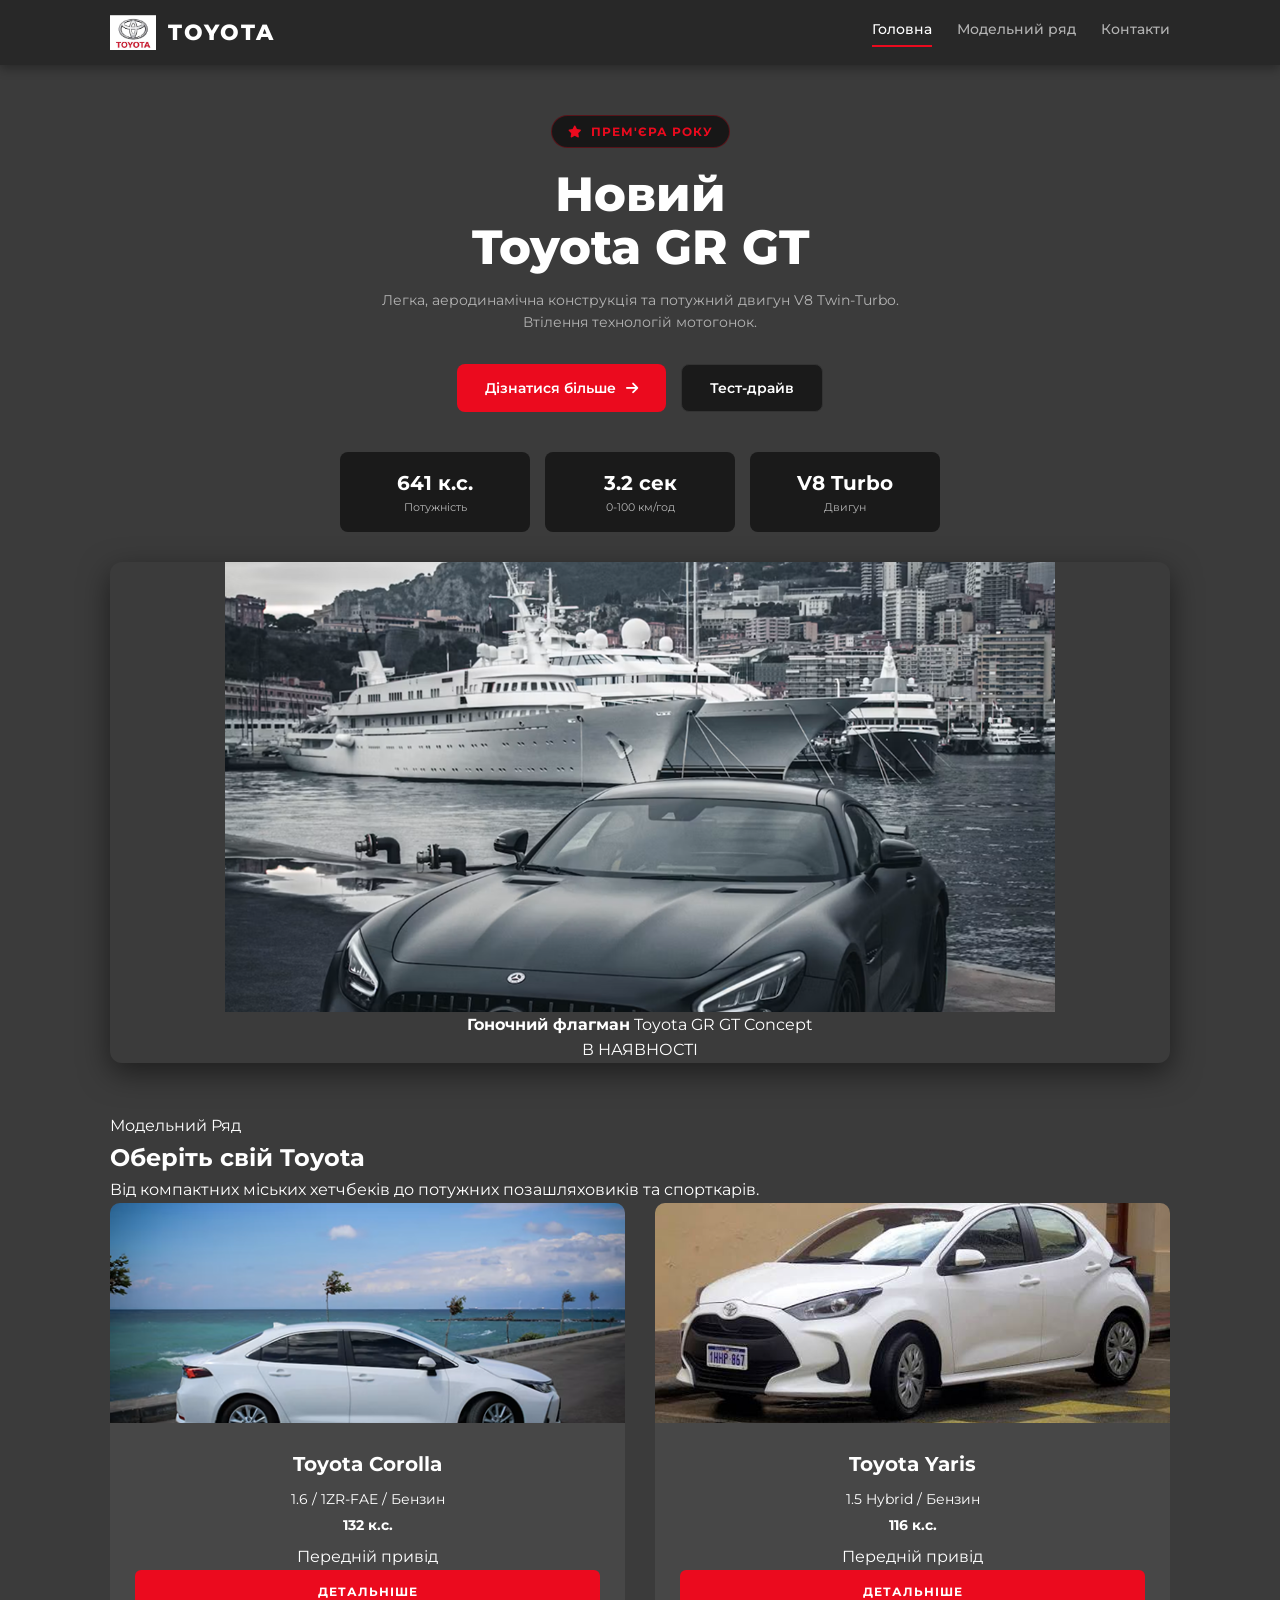
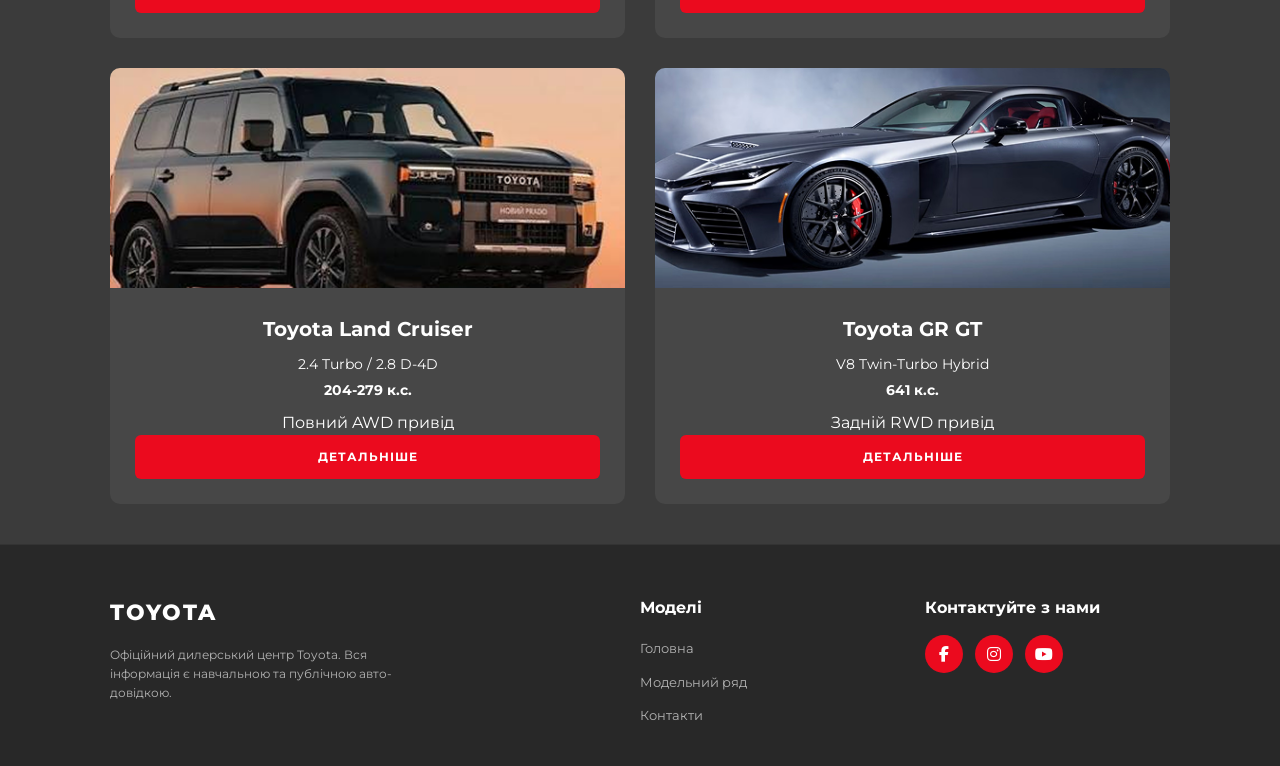
<file: index.html>
<!DOCTYPE html>
<html lang="uk">
<head>
  <meta charset="UTF-8">
  <meta name="viewport" content="width=device-width, initial-scale=1.0">
  <title>Toyota — Модельний ряд</title>
  <!-- Шрифт Montserrat та іконки FontAwesome -->
  <link rel="preconnect" href="https://fonts.googleapis.com">
  <link rel="preconnect" href="https://fonts.gstatic.com" crossorigin>
  <link href="https://fonts.googleapis.com/css2?family=Montserrat:wght@400;500;600;700;800&display=swap" rel="stylesheet">
  <link rel="stylesheet" href="https://cdnjs.cloudflare.com/ajax/libs/font-awesome/6.4.0/css/all.min.css">
  <link rel="stylesheet" href="style.css">
</head>
<body>

  <!-- ШАПКА САЙТУ -->
  <header class="header">
    <div class="container header-container">
      <div class="logo-box">
        <img src="image 1 (1).png" alt="Toyota Logo" class="logo-img">
        <span class="logo-text">TOYOTA</span>
      </div>
      <nav class="nav">
        <a href="index.html" class="nav-link active">Головна</a>
        <a href="catalog.html" class="nav-link">Модельний ряд</a>
        <a href="contact.html" class="nav-link">Контакти</a>
      </nav>
    </div>
  </header>

  <!-- HERO-БАНЕР (ПРЕМ'ЄРА РОКУ) -->
  <section id="hero" class="hero">
    <div class="container hero-container">
      <div class="badge-premiera">
        <i class="fa-solid fa-star"></i> ПРЕМ'ЄРА РОКУ
      </div>
      <h1 class="hero-title">Новий<br>Toyota GR GT</h1>
      <p class="hero-subtitle">
        Легка, аеродинамічна конструкція та потужний двигун V8 Twin-Turbo.<br>Втілення технологій мотогонок.
      </p>
      
      <div class="hero-buttons">
        <a href="catalog.html" class="btn btn-primary">Дізнатися більше <i class="fa-solid fa-arrow-right"></i></a>
        <a href="contact.html" class="btn btn-secondary">Тест-драйв</a>
      </div>

      <!-- ХАРАКТЕРИСТИКИ -->
      <div class="stats-grid">
        <div class="stat-card">
          <span class="stat-val">641 к.с.</span>
          <span class="stat-lbl">Потужність</span>
        </div>
        <div class="stat-card">
          <span class="stat-val">3.2 сек</span>
          <span class="stat-lbl">0-100 км/год</span>
        </div>
        <div class="stat-card">
          <span class="stat-val">V8 Turbo</span>
          <span class="stat-lbl">Двигун</span>
        </div>
      </div>

      <!-- ГОЛОВНЕ ЗОБРАЖЕННЯ -->
      <div class="hero-image-wrapper">
        <img src="Rectangle 3.png" alt="Toyota GR GT" class="hero-img">
        <div class="image-caption">
          <div class="caption-text">
            <strong>Гоночний флагман</strong>
            <span>Toyota GR GT Concept</span>
          </div>
          <span class="caption-tag">В НАЯВНОСТІ</span>
        </div>
      </div>
    </div>
  </section>

  <!-- МОДЕЛЬНИЙ РЯД -->
  <section id="catalog" class="catalog">
    <div class="container">
      <div class="section-header">
        <div>
          <span class="section-subtitle">Модельний Ряд</span>
          <h2 class="section-title">Оберіть свій Toyota</h2>
        </div>
        <p class="section-desc">
          Від компактних міських хетчбеків до потужних позашляховиків та спорткарів.
        </p>
      </div>

      <!-- СІТКА КАРТОК -->
      <div class="cards-grid">
        
        <!-- Картка 1 -->
        <div class="car-card">
          <div class="card-img-wrapper">
            <img src="image 13.png" alt="Toyota Corolla">
          </div>
          <div class="card-content">
            <h3 class="car-name">Toyota Corolla</h3>
            <p class="car-spec">1.6 / 1ZR-FAE / Бензин</p>
            <p class="car-power">132 к.с.</p>
            <p class="car-drive">Передній привід</p>
            <a href="corolla.html" class="btn-card">ДЕТАЛЬНІШЕ</a>
          </div>
        </div>

        <!-- Картка 2 -->
        <div class="car-card">
          <div class="card-img-wrapper">
            <img src="image 3.png" alt="Toyota Yaris">
          </div>
          <div class="card-content">
            <h3 class="car-name">Toyota Yaris</h3>
            <p class="car-spec">1.5 Hybrid / Бензин</p>
            <p class="car-power">116 к.с.</p>
            <p class="car-drive">Передній привід</p>
            <a href="yaris.html" class="btn-card">ДЕТАЛЬНІШЕ</a>
          </div>
        </div>

        <!-- Картка 3 -->
        <div class="car-card">
          <div class="card-img-wrapper">
            <img src="Rectangle 4.png" alt="Toyota Land Cruiser">
          </div>
          <div class="card-content">
            <h3 class="car-name">Toyota Land Cruiser</h3>
            <p class="car-spec">2.4 Turbo / 2.8 D-4D</p>
            <p class="car-power">204-279 к.с.</p>
            <p class="car-drive">Повний AWD привід</p>
            <a href="land-cruiser.html" class="btn-card">ДЕТАЛЬНІШЕ</a>
          </div>
        </div>

        <!-- Картка 4 -->
        <div class="car-card">
          <div class="card-img-wrapper">
            <img src="Rectangle 5.png" alt="Toyota GR GT">
          </div>
          <div class="card-content">
            <h3 class="car-name">Toyota GR GT</h3>
            <p class="car-spec">V8 Twin-Turbo Hybrid</p>
            <p class="car-power">641 к.с.</p>
            <p class="car-drive">Задній RWD привід</p>
            <a href="gr-gt.html" class="btn-card">ДЕТАЛЬНІШЕ</a>
          </div>
        </div>

      </div>
    </div>
  </section>

  <!-- ФУТЕР -->
  <footer id="footer" class="footer">
    <div class="container footer-container">
      <div class="footer-col brand-col">
        <div class="logo-box">
          <span class="logo-text">TOYOTA</span>
        </div>
        <p class="footer-text">
          Офіційний дилерський центр Toyota. Вся інформація є навчальною та публічною авто-довідкою.
        </p>
      </div>

      <div class="footer-col">
        <h4 class="footer-heading">Моделі</h4>
        <ul class="footer-links">
          <li><a href="index.html">Головна</a></li>
          <li><a href="catalog.html">Модельний ряд</a></li>
          <li><a href="contact.html">Контакти</a></li>
        </ul>
      </div>

      <div class="footer-col">
        <h4 class="footer-heading">Контактуйте з нами</h4>
        <div class="social-links">
          <a href="#" class="social-btn"><i class="fa-brands fa-facebook-f"></i></a>
          <a href="#" class="social-btn"><i class="fa-brands fa-instagram"></i></a>
          <a href="#" class="social-btn"><i class="fa-brands fa-youtube"></i></a>
        </div>
      </div>
    </div>
  </footer>

</body>
</html>
</file>
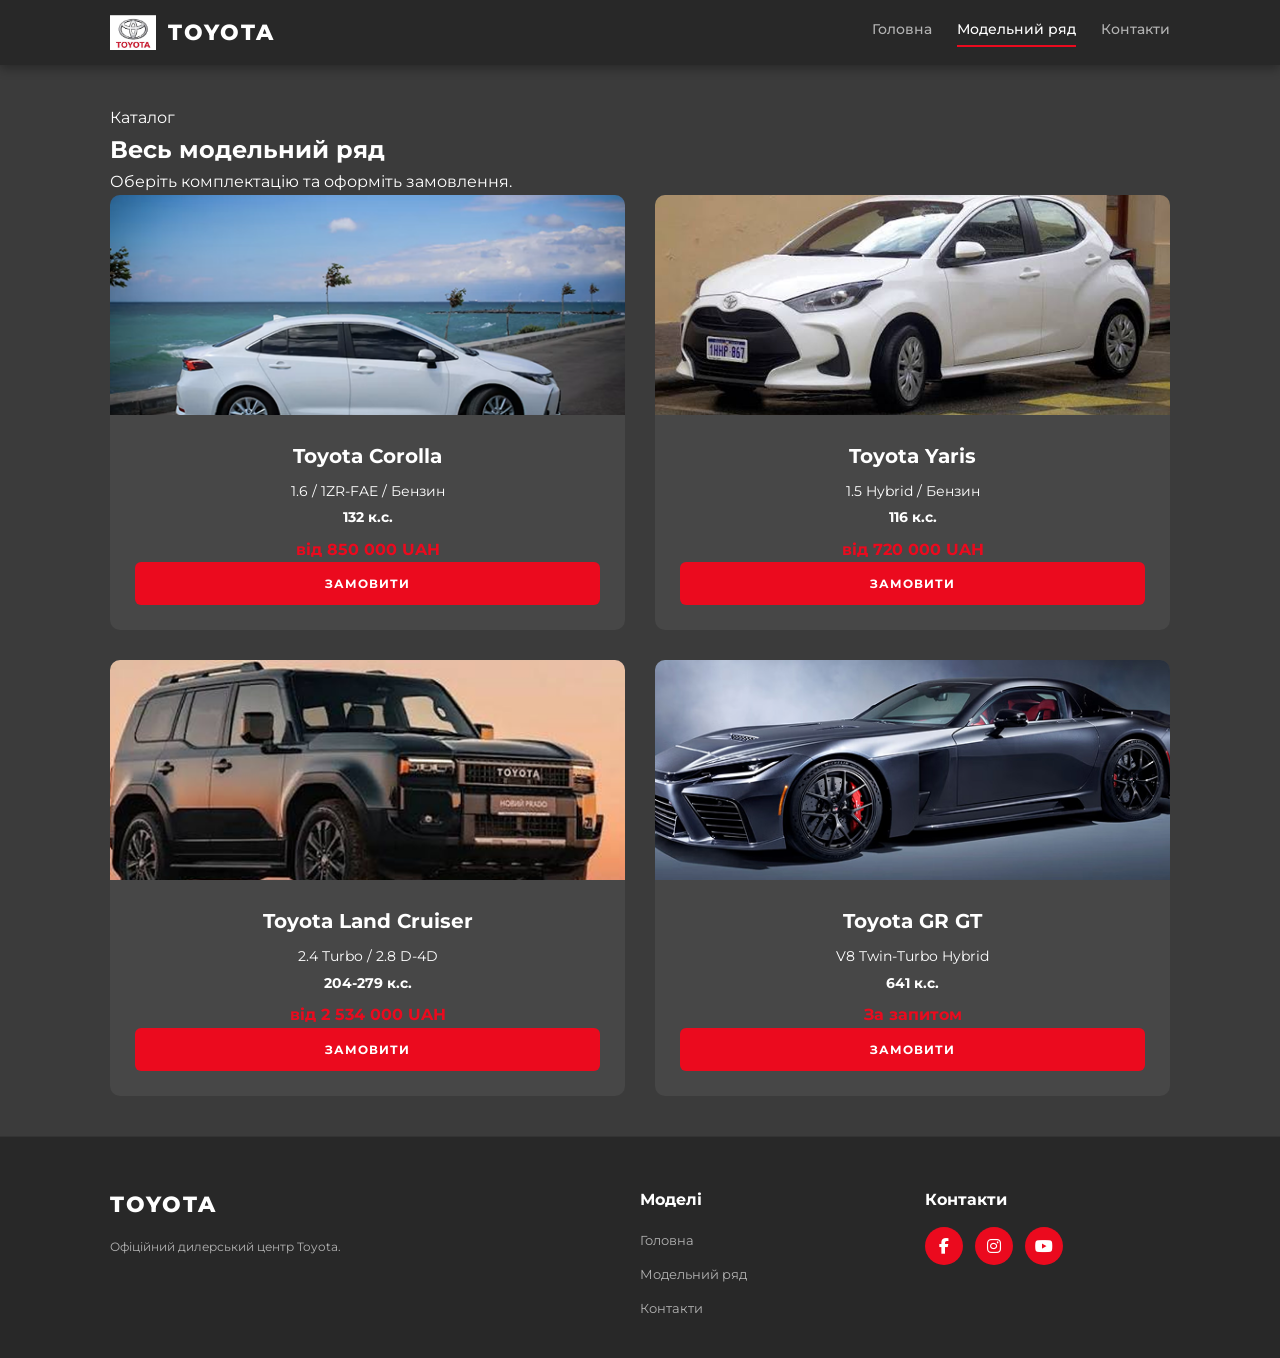
<file: catalog.html>
<!DOCTYPE html>
<html lang="uk">
<head>
  <meta charset="UTF-8">
  <meta name="viewport" content="width=device-width, initial-scale=1.0">
  <title>Toyota — Модельний ряд</title>
  <link rel="preconnect" href="https://fonts.googleapis.com">
  <link rel="preconnect" href="https://fonts.gstatic.com" crossorigin>
  <link href="https://fonts.googleapis.com/css2?family=Montserrat:wght@400;500;600;700;800&display=swap" rel="stylesheet">
  <link rel="stylesheet" href="https://cdnjs.cloudflare.com/ajax/libs/font-awesome/6.4.0/css/all.min.css">
  <link rel="stylesheet" href="style.css">
</head>
<body>

  <header class="header">
    <div class="container header-container">
      <div class="logo-box">
        <img src="image 1 (1).png" alt="Toyota Logo" class="logo-img">
        <span class="logo-text">TOYOTA</span>
      </div>
      <nav class="nav">
        <a href="index.html" class="nav-link">Головна</a>
        <a href="catalog.html" class="nav-link active">Модельний ряд</a>
        <a href="contact.html" class="nav-link">Контакти</a>
      </nav>
    </div>
  </header>

  <section class="catalog" style="padding-top: 40px;">
    <div class="container">
      <div class="section-header">
        <div>
          <span class="section-subtitle">Каталог</span>
          <h2 class="section-title">Весь модельний ряд</h2>
        </div>
        <p class="section-desc">Оберіть комплектацію та оформіть замовлення.</p>
      </div>

      <div class="cards-grid">
        <div class="car-card">
          <div class="card-img-wrapper"><img src="image 13.png" alt="Toyota Corolla"></div>
          <div class="card-content">
            <h3 class="car-name">Toyota Corolla</h3>
            <p class="car-spec">1.6 / 1ZR-FAE / Бензин</p>
            <p class="car-power">132 к.с.</p>
            <p class="car-drive" style="color: #eb0a1e; font-weight: 700;">від 850 000 UAH</p>
            <a href="contact.html" class="btn-card" style="display: block; text-decoration: none; text-align: center;">ЗАМОВИТИ</a>
          </div>
        </div>

        <div class="car-card">
          <div class="card-img-wrapper"><img src="image 3.png" alt="Toyota Yaris"></div>
          <div class="card-content">
            <h3 class="car-name">Toyota Yaris</h3>
            <p class="car-spec">1.5 Hybrid / Бензин</p>
            <p class="car-power">116 к.с.</p>
            <p class="car-drive" style="color: #eb0a1e; font-weight: 700;">від 720 000 UAH</p>
            <a href="contact.html" class="btn-card" style="display: block; text-decoration: none; text-align: center;">ЗАМОВИТИ</a>
          </div>
        </div>

        <div class="car-card">
          <div class="card-img-wrapper"><img src="Rectangle 4.png" alt="Toyota Land Cruiser"></div>
          <div class="card-content">
            <h3 class="car-name">Toyota Land Cruiser</h3>
            <p class="car-spec">2.4 Turbo / 2.8 D-4D</p>
            <p class="car-power">204-279 к.с.</p>
            <p class="car-drive" style="color: #eb0a1e; font-weight: 700;">від 2 534 000 UAH</p>
            <a href="contact.html" class="btn-card" style="display: block; text-decoration: none; text-align: center;">ЗАМОВИТИ</a>
          </div>
        </div>

        <div class="car-card">
          <div class="card-img-wrapper"><img src="Rectangle 5.png" alt="Toyota GR GT"></div>
          <div class="card-content">
            <h3 class="car-name">Toyota GR GT</h3>
            <p class="car-spec">V8 Twin-Turbo Hybrid</p>
            <p class="car-power">641 к.с.</p>
            <p class="car-drive" style="color: #eb0a1e; font-weight: 700;">За запитом</p>
            <a href="contact.html" class="btn-card" style="display: block; text-decoration: none; text-align: center;">ЗАМОВИТИ</a>
          </div>
        </div>
      </div>
    </div>
  </section>

  <footer class="footer">
    <div class="container footer-container">
      <div class="footer-col brand-col">
        <div class="logo-box"><span class="logo-text">TOYOTA</span></div>
        <p class="footer-text">Офіційний дилерський центр Toyota.</p>
      </div>
      <div class="footer-col">
        <h4 class="footer-heading">Моделі</h4>
        <ul class="footer-links">
          <li><a href="index.html">Головна</a></li>
          <li><a href="catalog.html">Модельний ряд</a></li>
          <li><a href="contact.html">Контакти</a></li>
        </ul>
      </div>
      <div class="footer-col">
        <h4 class="footer-heading">Контакти</h4>
        <div class="social-links">
          <a href="#" class="social-btn"><i class="fa-brands fa-facebook-f"></i></a>
          <a href="#" class="social-btn"><i class="fa-brands fa-instagram"></i></a>
          <a href="#" class="social-btn"><i class="fa-brands fa-youtube"></i></a>
        </div>
      </div>
    </div>
  </footer>

</body>
</html>
</file>
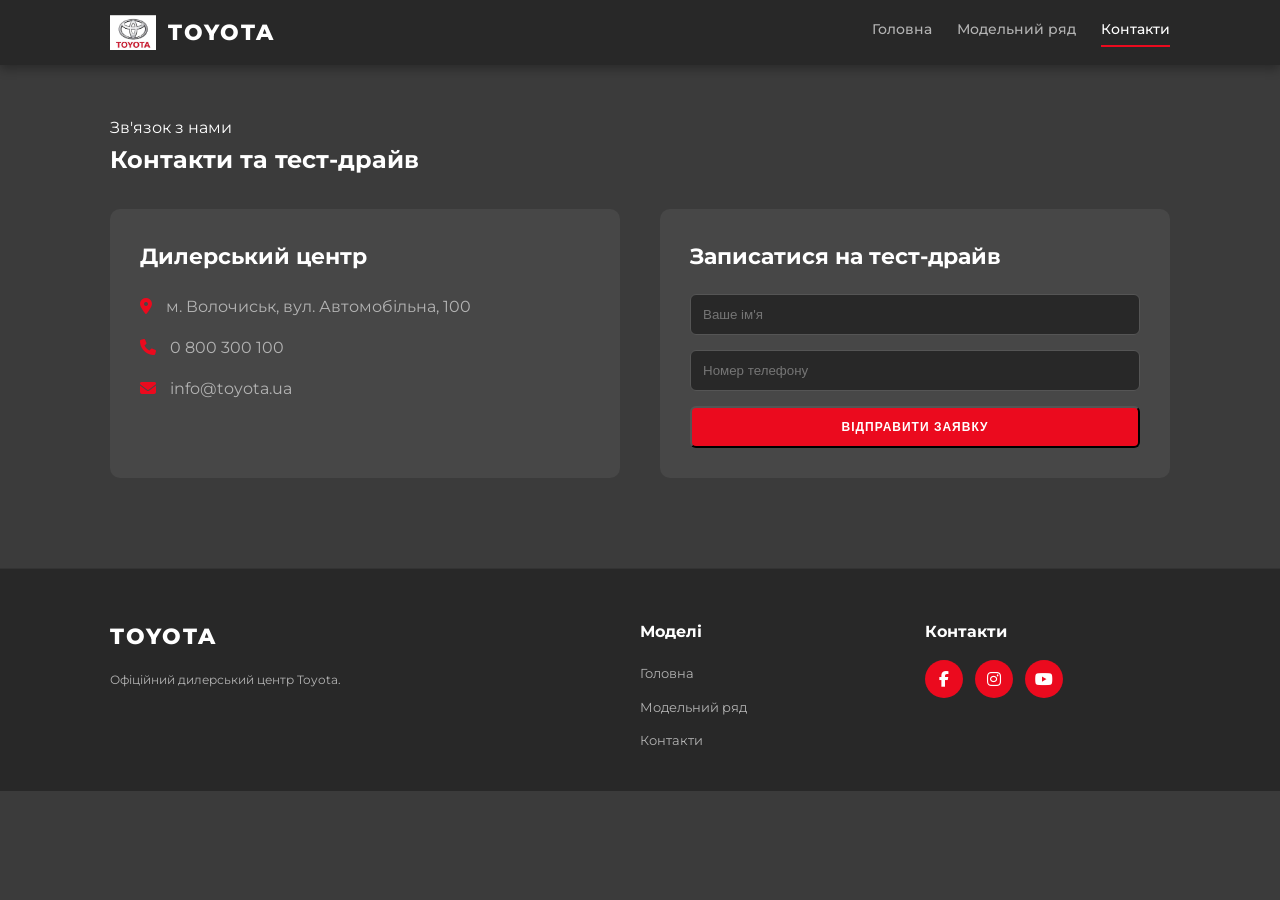
<file: contact.html>
<!DOCTYPE html>
<html lang="uk">
<head>
  <meta charset="UTF-8">
  <meta name="viewport" content="width=device-width, initial-scale=1.0">
  <title>Toyota — Контакти</title>
  <link rel="preconnect" href="https://fonts.googleapis.com">
  <link rel="preconnect" href="https://fonts.gstatic.com" crossorigin>
  <link href="https://fonts.googleapis.com/css2?family=Montserrat:wght@400;500;600;700;800&display=swap" rel="stylesheet">
  <link rel="stylesheet" href="https://cdnjs.cloudflare.com/ajax/libs/font-awesome/6.4.0/css/all.min.css">
  <link rel="stylesheet" href="style.css">
</head>
<body>

  <header class="header">
    <div class="container header-container">
      <div class="logo-box">
        <img src="image 1 (1).png" alt="Toyota Logo" class="logo-img">
        <span class="logo-text">TOYOTA</span>
      </div>
      <nav class="nav">
        <a href="index.html" class="nav-link">Головна</a>
        <a href="catalog.html" class="nav-link">Модельний ряд</a>
        <a href="contact.html" class="nav-link active">Контакти</a>
      </nav>
    </div>
  </header>

  <section class="catalog" style="padding: 50px 0;">
    <div class="container">
      <div class="section-header">
        <div>
          <span class="section-subtitle">Зв'язок з нами</span>
          <h2 class="section-title">Контакти та тест-драйв</h2>
        </div>
      </div>

      <div style="display: grid; grid-template-columns: 1fr 1fr; gap: 40px; margin-top: 30px;" class="contact-responsive">
        <div style="background: var(--bg-card); padding: 30px; border-radius: 10px;">
          <h3 style="margin-bottom: 20px; font-size: 22px;">Дилерський центр</h3>
          <p style="margin-bottom: 15px; color: var(--text-muted);"><i class="fa-solid fa-location-dot" style="color: var(--accent-red); margin-right: 10px;"></i> м. Волочиськ, вул. Автомобільна, 100</p>
          <p style="margin-bottom: 15px; color: var(--text-muted);"><i class="fa-solid fa-phone" style="color: var(--accent-red); margin-right: 10px;"></i> 0 800 300 100</p>
          <p style="margin-bottom: 15px; color: var(--text-muted);"><i class="fa-solid fa-envelope" style="color: var(--accent-red); margin-right: 10px;"></i> info@toyota.ua</p>
        </div>

        <div style="background: var(--bg-card); padding: 30px; border-radius: 10px;">
          <h3 style="margin-bottom: 20px; font-size: 22px;">Записатися на тест-драйв</h3>
          <form onsubmit="event.preventDefault(); alert('Дякуємо! Вашу заявку надіслано.');">
            <div style="margin-bottom: 15px;">
              <input type="text" placeholder="Ваше ім'я" required style="width: 100%; padding: 12px; background: #282828; border: 1px solid #555; color: #fff; border-radius: 6px;">
            </div>
            <div style="margin-bottom: 15px;">
              <input type="tel" placeholder="Номер телефону" required style="width: 100%; padding: 12px; background: #282828; border: 1px solid #555; color: #fff; border-radius: 6px;">
            </div>
            <button type="submit" class="btn-card" style="cursor: pointer;">ВІДПРАВИТИ ЗАЯВКУ</button>
          </form>
        </div>
      </div>
    </div>
  </section>

  <footer class="footer">
    <div class="container footer-container">
      <div class="footer-col brand-col">
        <div class="logo-box"><span class="logo-text">TOYOTA</span></div>
        <p class="footer-text">Офіційний дилерський центр Toyota.</p>
      </div>
      <div class="footer-col">
        <h4 class="footer-heading">Моделі</h4>
        <ul class="footer-links">
          <li><a href="index.html">Головна</a></li>
          <li><a href="catalog.html">Модельний ряд</a></li>
          <li><a href="contact.html">Контакти</a></li>
        </ul>
      </div>
      <div class="footer-col">
        <h4 class="footer-heading">Контакти</h4>
        <div class="social-links">
          <a href="#" class="social-btn"><i class="fa-brands fa-facebook-f"></i></a>
          <a href="#" class="social-btn"><i class="fa-brands fa-instagram"></i></a>
          <a href="#" class="social-btn"><i class="fa-brands fa-youtube"></i></a>
        </div>
      </div>
    </div>
  </footer>

</body>
</html>
</file>
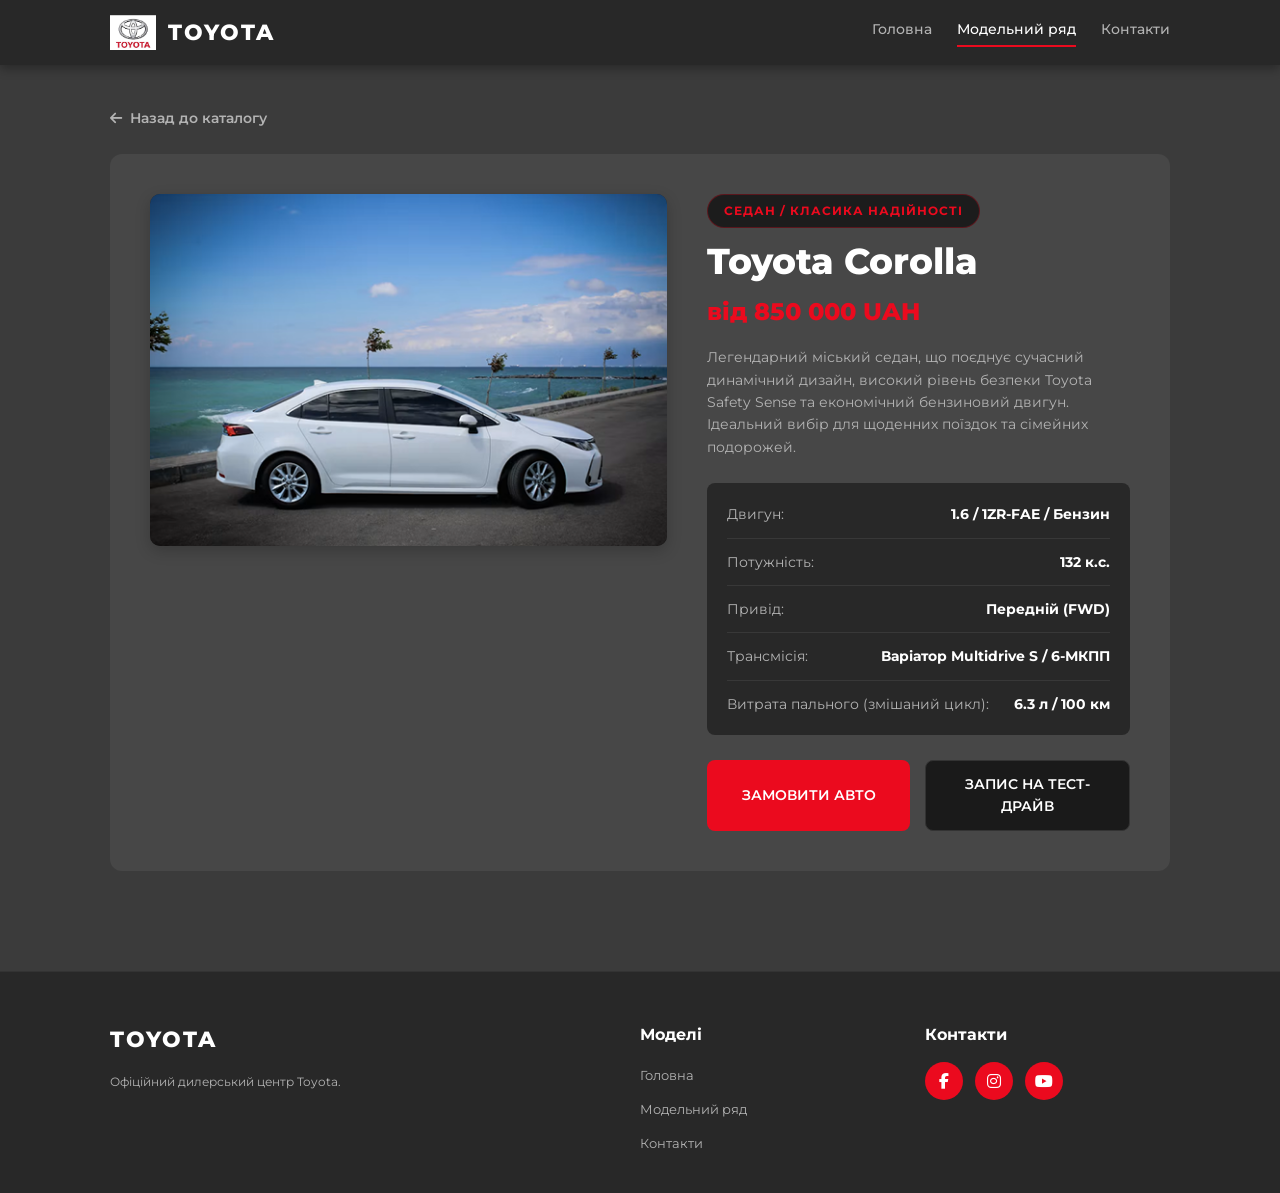
<file: corolla.html>
<!DOCTYPE html>
<html lang="uk">
<head>
  <meta charset="UTF-8">
  <meta name="viewport" content="width=device-width, initial-scale=1.0">
  <title>Toyota Corolla — Детальний огляд</title>
  <link rel="preconnect" href="https://fonts.googleapis.com">
  <link rel="preconnect" href="https://fonts.gstatic.com" crossorigin>
  <link href="https://fonts.googleapis.com/css2?family=Montserrat:wght@400;500;600;700;800&display=swap" rel="stylesheet">
  <link rel="stylesheet" href="https://cdnjs.cloudflare.com/ajax/libs/font-awesome/6.4.0/css/all.min.css">
  <link rel="stylesheet" href="style.css">
</head>
<body>

  <header class="header">
    <div class="container header-container">
      <div class="logo-box">
        <img src="image 1 (1).png" alt="Toyota Logo" class="logo-img">
        <span class="logo-text">TOYOTA</span>
      </div>
      <nav class="nav">
        <a href="index.html" class="nav-link">Головна</a>
        <a href="catalog.html" class="nav-link active">Модельний ряд</a>
        <a href="contact.html" class="nav-link">Контакти</a>
      </nav>
    </div>
  </header>

  <section class="page-section">
    <div class="container">
      <a href="catalog.html" class="back-link"><i class="fa-solid fa-arrow-left"></i> Назад до каталогу</a>

      <div class="car-detail-grid">
        <div class="detail-img-box">
          <img src="image 13.png" alt="Toyota Corolla">
        </div>

        <div class="detail-info">
          <span class="badge-premiera">СЕДАН / КЛАСИКА НАДІЙНОСТІ</span>
          <h1 class="detail-title">Toyota Corolla</h1>
          <p class="detail-price">від 850 000 UAH</p>
          <p class="detail-desc">
            Легендарний міський седан, що поєднує сучасний динамічний дизайн, високий рівень безпеки Toyota Safety Sense та економічний бензиновий двигун. Ідеальний вибір для щоденних поїздок та сімейних подорожей.
          </p>

          <div class="specs-list">
            <div class="spec-row"><span>Двигун:</span><strong>1.6 / 1ZR-FAE / Бензин</strong></div>
            <div class="spec-row"><span>Потужність:</span><strong>132 к.с.</strong></div>
            <div class="spec-row"><span>Привід:</span><strong>Передній (FWD)</strong></div>
            <div class="spec-row"><span>Трансмісія:</span><strong>Варіатор Multidrive S / 6-МКПП</strong></div>
            <div class="spec-row"><span>Витрата пального (змішаний цикл):</span><strong>6.3 л / 100 км</strong></div>
          </div>

          <div class="detail-actions">
            <a href="contact.html" class="btn btn-primary">ЗАМОВИТИ АВТО</a>
            <a href="contact.html" class="btn btn-secondary">ЗАПИС НА ТЕСТ-ДРАЙВ</a>
          </div>
        </div>
      </div>
    </div>
  </section>

  <footer class="footer">
    <div class="container footer-container">
      <div class="footer-col brand-col">
        <div class="logo-box"><span class="logo-text">TOYOTA</span></div>
        <p class="footer-text">Офіційний дилерський центр Toyota.</p>
      </div>
      <div class="footer-col">
        <h4 class="footer-heading">Моделі</h4>
        <ul class="footer-links">
          <li><a href="index.html">Головна</a></li>
          <li><a href="catalog.html">Модельний ряд</a></li>
          <li><a href="contact.html">Контакти</a></li>
        </ul>
      </div>
      <div class="footer-col">
        <h4 class="footer-heading">Контакти</h4>
        <div class="social-links">
          <a href="#" class="social-btn"><i class="fa-brands fa-facebook-f"></i></a>
          <a href="#" class="social-btn"><i class="fa-brands fa-instagram"></i></a>
          <a href="#" class="social-btn"><i class="fa-brands fa-youtube"></i></a>
        </div>
      </div>
    </div>
  </footer>

</body>
</html>
</file>
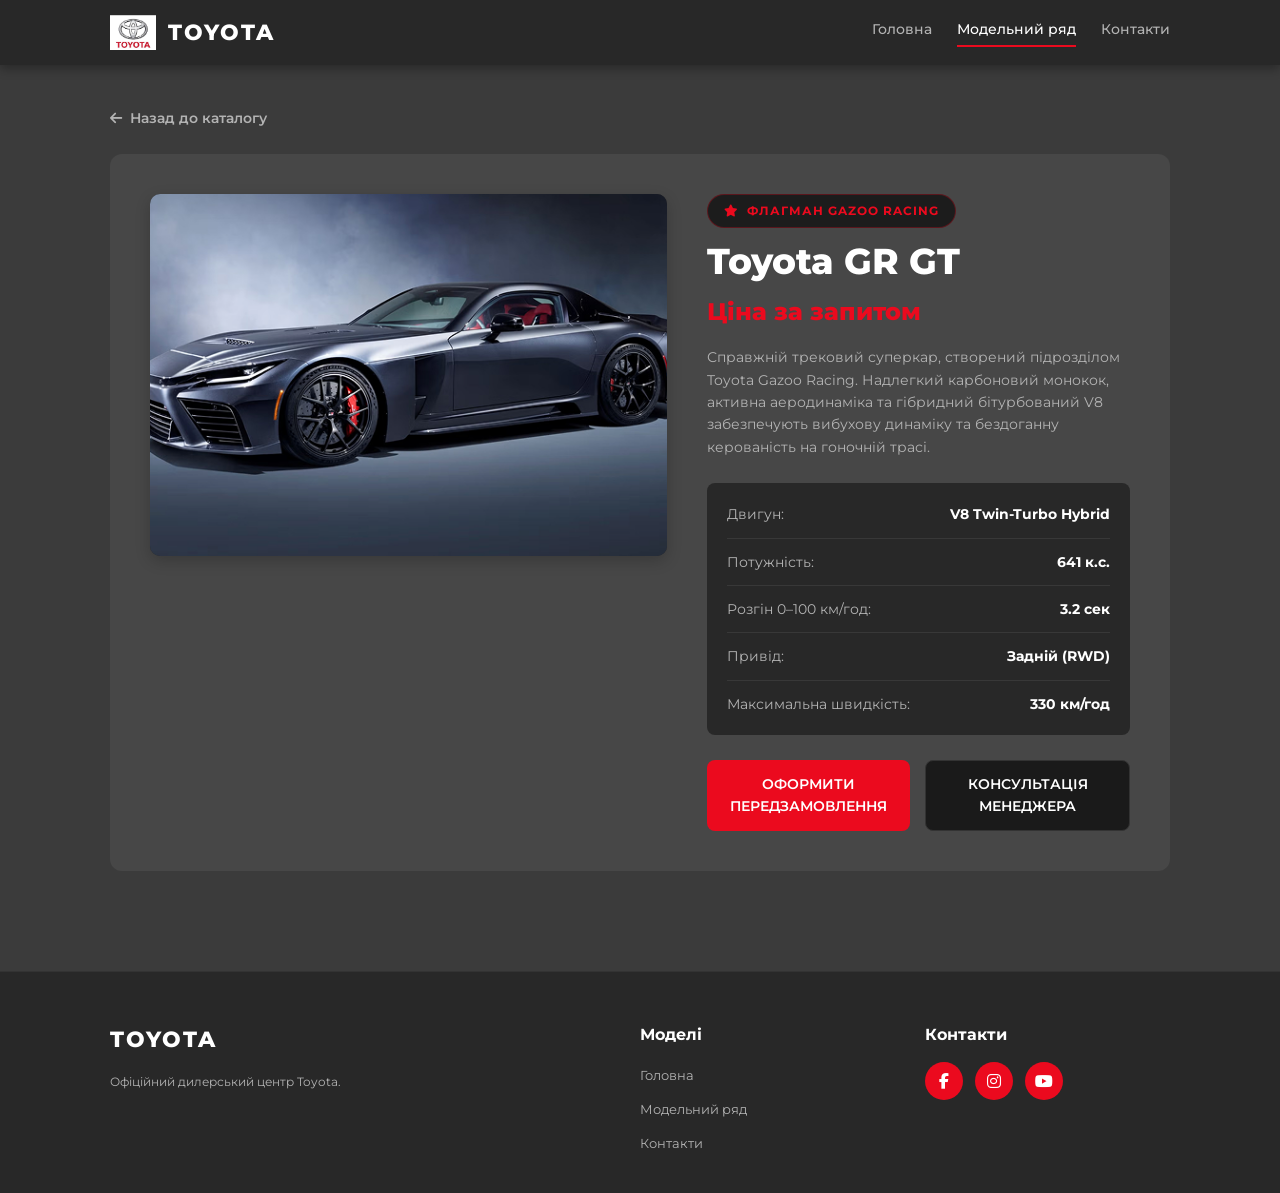
<file: gr-gt.html>
<!DOCTYPE html>
<html lang="uk">
<head>
  <meta charset="UTF-8">
  <meta name="viewport" content="width=device-width, initial-scale=1.0">
  <title>Toyota GR GT — Детальний огляд</title>
  <link rel="preconnect" href="https://fonts.googleapis.com">
  <link rel="preconnect" href="https://fonts.gstatic.com" crossorigin>
  <link href="https://fonts.googleapis.com/css2?family=Montserrat:wght@400;500;600;700;800&display=swap" rel="stylesheet">
  <link rel="stylesheet" href="https://cdnjs.cloudflare.com/ajax/libs/font-awesome/6.4.0/css/all.min.css">
  <link rel="stylesheet" href="style.css">
</head>
<body>

  <header class="header">
    <div class="container header-container">
      <div class="logo-box">
        <img src="image 1 (1).png" alt="Toyota Logo" class="logo-img">
        <span class="logo-text">TOYOTA</span>
      </div>
      <nav class="nav">
        <a href="index.html" class="nav-link">Головна</a>
        <a href="catalog.html" class="nav-link active">Модельний ряд</a>
        <a href="contact.html" class="nav-link">Контакти</a>
      </nav>
    </div>
  </header>

  <section class="page-section">
    <div class="container">
      <a href="catalog.html" class="back-link"><i class="fa-solid fa-arrow-left"></i> Назад до каталогу</a>

      <div class="car-detail-grid">
        <div class="detail-img-box">
          <img src="Rectangle 5.png" alt="Toyota GR GT">
        </div>

        <div class="detail-info">
          <span class="badge-premiera"><i class="fa-solid fa-star"></i> ФЛАГМАН GAZOO RACING</span>
          <h1 class="detail-title">Toyota GR GT</h1>
          <p class="detail-price">Ціна за запитом</p>
          <p class="detail-desc">
            Справжній трековий суперкар, створений підрозділом Toyota Gazoo Racing. Надлегкий карбоновий монокок, активна аеродинаміка та гібридний бітурбований V8 забезпечують вибухову динаміку та бездоганну керованість на гоночній трасі.
          </p>

          <div class="specs-list">
            <div class="spec-row"><span>Двигун:</span><strong>V8 Twin-Turbo Hybrid</strong></div>
            <div class="spec-row"><span>Потужність:</span><strong>641 к.с.</strong></div>
            <div class="spec-row"><span>Розгін 0–100 км/год:</span><strong>3.2 сек</strong></div>
            <div class="spec-row"><span>Привід:</span><strong>Задній (RWD)</strong></div>
            <div class="spec-row"><span>Максимальна швидкість:</span><strong>330 км/год</strong></div>
          </div>

          <div class="detail-actions">
            <a href="contact.html" class="btn btn-primary">ОФОРМИТИ ПЕРЕДЗАМОВЛЕННЯ</a>
            <a href="contact.html" class="btn btn-secondary">КОНСУЛЬТАЦІЯ МЕНЕДЖЕРА</a>
          </div>
        </div>
      </div>
    </div>
  </section>

  <footer class="footer">
    <div class="container footer-container">
      <div class="footer-col brand-col">
        <div class="logo-box"><span class="logo-text">TOYOTA</span></div>
        <p class="footer-text">Офіційний дилерський центр Toyota.</p>
      </div>
      <div class="footer-col">
        <h4 class="footer-heading">Моделі</h4>
        <ul class="footer-links">
          <li><a href="index.html">Головна</a></li>
          <li><a href="catalog.html">Модельний ряд</a></li>
          <li><a href="contact.html">Контакти</a></li>
        </ul>
      </div>
      <div class="footer-col">
        <h4 class="footer-heading">Контакти</h4>
        <div class="social-links">
          <a href="#" class="social-btn"><i class="fa-brands fa-facebook-f"></i></a>
          <a href="#" class="social-btn"><i class="fa-brands fa-instagram"></i></a>
          <a href="#" class="social-btn"><i class="fa-brands fa-youtube"></i></a>
        </div>
      </div>
    </div>
  </footer>

</body>
</html>
</file>
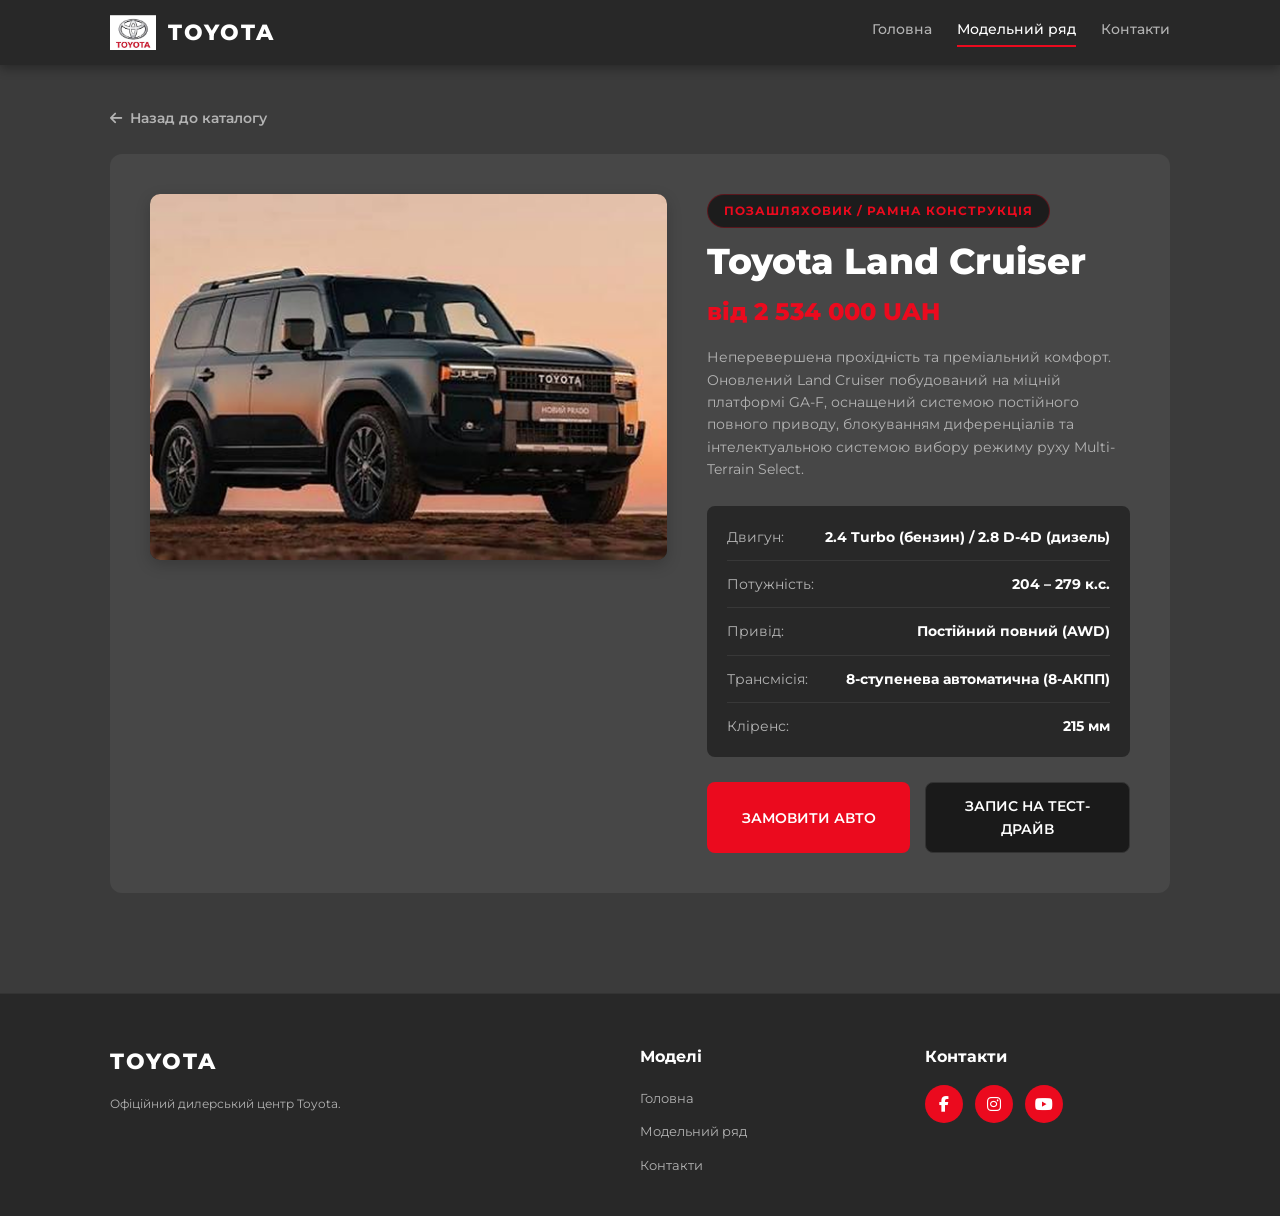
<file: land-cruiser.html>
<!DOCTYPE html>
<html lang="uk">
<head>
  <meta charset="UTF-8">
  <meta name="viewport" content="width=device-width, initial-scale=1.0">
  <title>Toyota Land Cruiser — Детальний огляд</title>
  <link rel="preconnect" href="https://fonts.googleapis.com">
  <link rel="preconnect" href="https://fonts.gstatic.com" crossorigin>
  <link href="https://fonts.googleapis.com/css2?family=Montserrat:wght@400;500;600;700;800&display=swap" rel="stylesheet">
  <link rel="stylesheet" href="https://cdnjs.cloudflare.com/ajax/libs/font-awesome/6.4.0/css/all.min.css">
  <link rel="stylesheet" href="style.css">
</head>
<body>

  <header class="header">
    <div class="container header-container">
      <div class="logo-box">
        <img src="image 1 (1).png" alt="Toyota Logo" class="logo-img">
        <span class="logo-text">TOYOTA</span>
      </div>
      <nav class="nav">
        <a href="index.html" class="nav-link">Головна</a>
        <a href="catalog.html" class="nav-link active">Модельний ряд</a>
        <a href="contact.html" class="nav-link">Контакти</a>
      </nav>
    </div>
  </header>

  <section class="page-section">
    <div class="container">
      <a href="catalog.html" class="back-link"><i class="fa-solid fa-arrow-left"></i> Назад до каталогу</a>

      <div class="car-detail-grid">
        <div class="detail-img-box">
          <img src="Rectangle 4.png" alt="Toyota Land Cruiser">
        </div>

        <div class="detail-info">
          <span class="badge-premiera">ПОЗАШЛЯХОВИК / РАМНА КОНСТРУКЦІЯ</span>
          <h1 class="detail-title">Toyota Land Cruiser</h1>
          <p class="detail-price">від 2 534 000 UAH</p>
          <p class="detail-desc">
            Неперевершена прохідність та преміальний комфорт. Оновлений Land Cruiser побудований на міцній платформі GA-F, оснащений системою постійного повного приводу, блокуванням диференціалів та інтелектуальною системою вибору режиму руху Multi-Terrain Select.
          </p>

          <div class="specs-list">
            <div class="spec-row"><span>Двигун:</span><strong>2.4 Turbo (бензин) / 2.8 D-4D (дизель)</strong></div>
            <div class="spec-row"><span>Потужність:</span><strong>204 – 279 к.с.</strong></div>
            <div class="spec-row"><span>Привід:</span><strong>Постійний повний (AWD)</strong></div>
            <div class="spec-row"><span>Трансмісія:</span><strong>8-ступенева автоматична (8-АКПП)</strong></div>
            <div class="spec-row"><span>Кліренс:</span><strong>215 мм</strong></div>
          </div>

          <div class="detail-actions">
            <a href="contact.html" class="btn btn-primary">ЗАМОВИТИ АВТО</a>
            <a href="contact.html" class="btn btn-secondary">ЗАПИС НА ТЕСТ-ДРАЙВ</a>
          </div>
        </div>
      </div>
    </div>
  </section>

  <footer class="footer">
    <div class="container footer-container">
      <div class="footer-col brand-col">
        <div class="logo-box"><span class="logo-text">TOYOTA</span></div>
        <p class="footer-text">Офіційний дилерський центр Toyota.</p>
      </div>
      <div class="footer-col">
        <h4 class="footer-heading">Моделі</h4>
        <ul class="footer-links">
          <li><a href="index.html">Головна</a></li>
          <li><a href="catalog.html">Модельний ряд</a></li>
          <li><a href="contact.html">Контакти</a></li>
        </ul>
      </div>
      <div class="footer-col">
        <h4 class="footer-heading">Контакти</h4>
        <div class="social-links">
          <a href="#" class="social-btn"><i class="fa-brands fa-facebook-f"></i></a>
          <a href="#" class="social-btn"><i class="fa-brands fa-instagram"></i></a>
          <a href="#" class="social-btn"><i class="fa-brands fa-youtube"></i></a>
        </div>
      </div>
    </div>
  </footer>

</body>
</html>
</file>
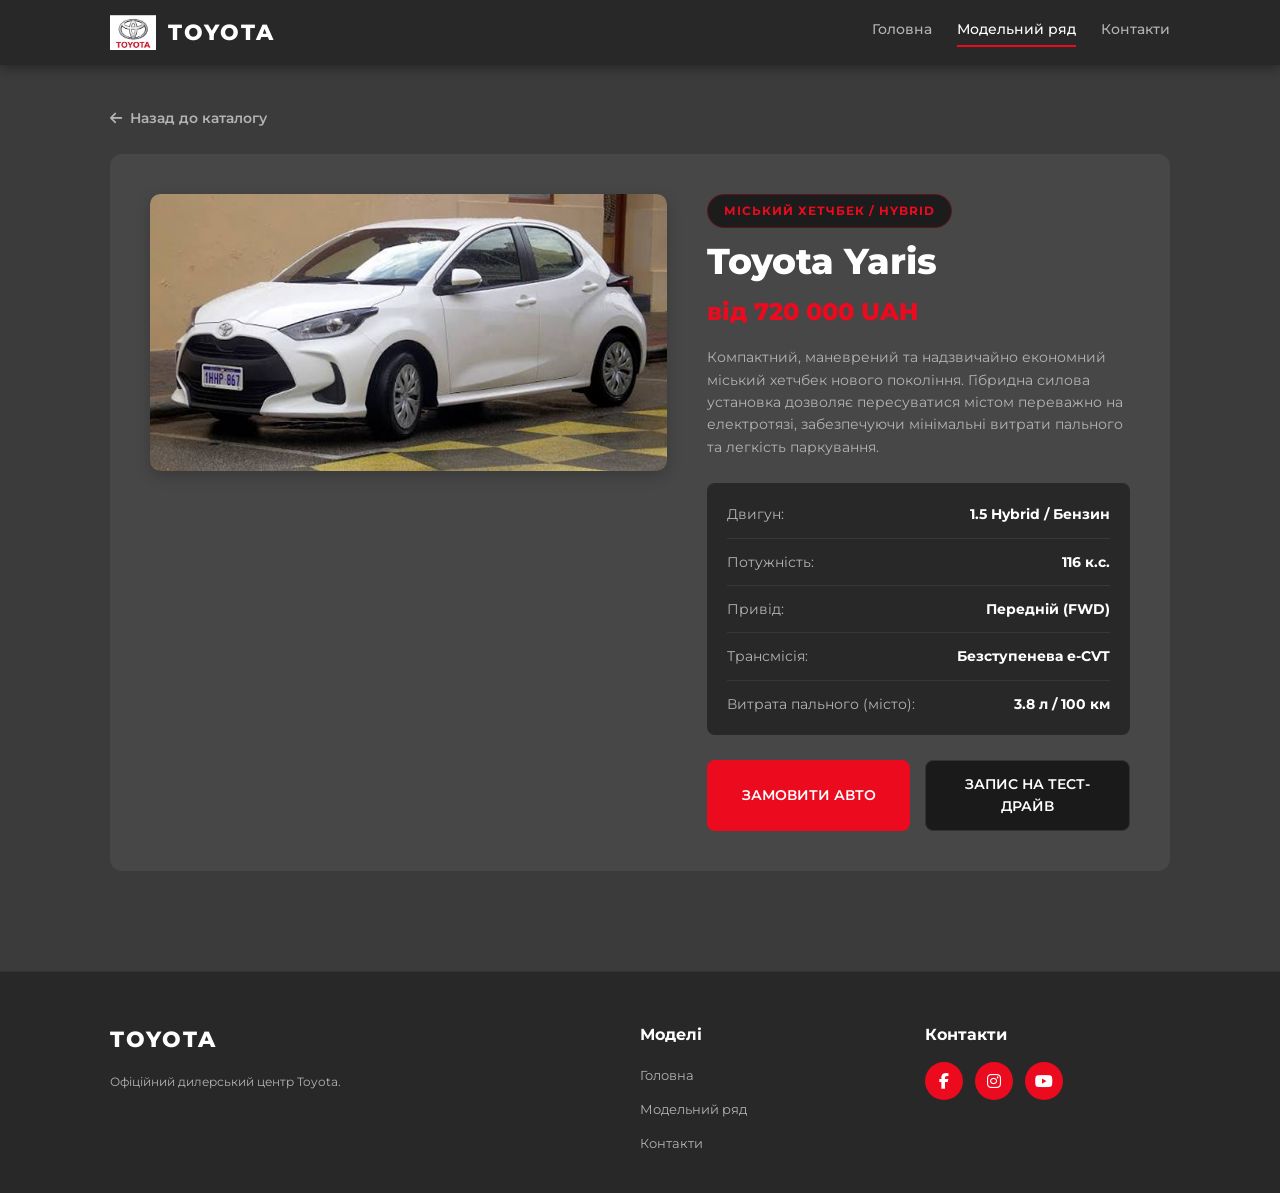
<file: yaris.html>
<!DOCTYPE html>
<html lang="uk">
<head>
  <meta charset="UTF-8">
  <meta name="viewport" content="width=device-width, initial-scale=1.0">
  <title>Toyota Yaris — Детальний огляд</title>
  <link rel="preconnect" href="https://fonts.googleapis.com">
  <link rel="preconnect" href="https://fonts.gstatic.com" crossorigin>
  <link href="https://fonts.googleapis.com/css2?family=Montserrat:wght@400;500;600;700;800&display=swap" rel="stylesheet">
  <link rel="stylesheet" href="https://cdnjs.cloudflare.com/ajax/libs/font-awesome/6.4.0/css/all.min.css">
  <link rel="stylesheet" href="style.css">
</head>
<body>

  <header class="header">
    <div class="container header-container">
      <div class="logo-box">
        <img src="image 1 (1).png" alt="Toyota Logo" class="logo-img">
        <span class="logo-text">TOYOTA</span>
      </div>
      <nav class="nav">
        <a href="index.html" class="nav-link">Головна</a>
        <a href="catalog.html" class="nav-link active">Модельний ряд</a>
        <a href="contact.html" class="nav-link">Контакти</a>
      </nav>
    </div>
  </header>

  <section class="page-section">
    <div class="container">
      <a href="catalog.html" class="back-link"><i class="fa-solid fa-arrow-left"></i> Назад до каталогу</a>

      <div class="car-detail-grid">
        <div class="detail-img-box">
          <img src="image 3.png" alt="Toyota Yaris">
        </div>

        <div class="detail-info">
          <span class="badge-premiera">МІСЬКИЙ ХЕТЧБЕК / HYBRID</span>
          <h1 class="detail-title">Toyota Yaris</h1>
          <p class="detail-price">від 720 000 UAH</p>
          <p class="detail-desc">
            Компактний, маневрений та надзвичайно економний міський хетчбек нового покоління. Гібридна силова установка дозволяє пересуватися містом переважно на електротязі, забезпечуючи мінімальні витрати пального та легкість паркування.
          </p>

          <div class="specs-list">
            <div class="spec-row"><span>Двигун:</span><strong>1.5 Hybrid / Бензин</strong></div>
            <div class="spec-row"><span>Потужність:</span><strong>116 к.с.</strong></div>
            <div class="spec-row"><span>Привід:</span><strong>Передній (FWD)</strong></div>
            <div class="spec-row"><span>Трансмісія:</span><strong>Безступенева e-CVT</strong></div>
            <div class="spec-row"><span>Витрата пального (місто):</span><strong>3.8 л / 100 км</strong></div>
          </div>

          <div class="detail-actions">
            <a href="contact.html" class="btn btn-primary">ЗАМОВИТИ АВТО</a>
            <a href="contact.html" class="btn btn-secondary">ЗАПИС НА ТЕСТ-ДРАЙВ</a>
          </div>
        </div>
      </div>
    </div>
  </section>

  <footer class="footer">
    <div class="container footer-container">
      <div class="footer-col brand-col">
        <div class="logo-box"><span class="logo-text">TOYOTA</span></div>
        <p class="footer-text">Офіційний дилерський центр Toyota.</p>
      </div>
      <div class="footer-col">
        <h4 class="footer-heading">Моделі</h4>
        <ul class="footer-links">
          <li><a href="index.html">Головна</a></li>
          <li><a href="catalog.html">Модельний ряд</a></li>
          <li><a href="contact.html">Контакти</a></li>
        </ul>
      </div>
      <div class="footer-col">
        <h4 class="footer-heading">Контакти</h4>
        <div class="social-links">
          <a href="#" class="social-btn"><i class="fa-brands fa-facebook-f"></i></a>
          <a href="#" class="social-btn"><i class="fa-brands fa-instagram"></i></a>
          <a href="#" class="social-btn"><i class="fa-brands fa-youtube"></i></a>
        </div>
      </div>
    </div>
  </footer>

</body>
</html>
</file>
<file: style.css>
/* --- ОСНОВНІ ЗМІННІ ТА СКИДАННЯ --- */
:root {
  --bg-main: #3b3b3b;
  --bg-card: #474747;
  --bg-darker: #282828;
  --accent-red: #eb0a1e;
  --accent-red-hover: #c40718;
  --text-main: #ffffff;
  --text-muted: #b3b3b3;
  --font-family: 'Montserrat', sans-serif;
  --radius: 8px;
  --transition: all 0.3s ease;
}

* {
  box-sizing: border-box;
  margin: 0;
  padding: 0;
}

body {
  font-family: var(--font-family);
  background-color: var(--bg-main);
  color: var(--text-main);
  line-height: 1.6;
}

.container {
  max-width: 1100px;
  margin: 0 auto;
  padding: 0 20px;
}

/* --- ШАПКА --- */
.header {
  background-color: var(--bg-darker);
  padding: 15px 0;
  position: sticky;
  top: 0;
  z-index: 100;
  box-shadow: 0 4px 10px rgba(0, 0, 0, 0.3);
}

.header-container {
  display: flex;
  justify-content: space-between;
  align-items: center;
}

.logo-box {
  display: flex;
  align-items: center;
  gap: 12px;
  text-decoration: none;
  color: var(--text-main);
}

.logo-img {
  height: 35px;
  /* filter: brightness(0) invert(1); */
}

.logo-text {
  font-size: 22px;
  font-weight: 800;
  letter-spacing: 2px;
}

.nav {
  display: flex;
  gap: 25px;
}

.nav-link {
  color: var(--text-muted);
  text-decoration: none;
  font-size: 14px;
  font-weight: 500;
  transition: var(--transition);
  padding-bottom: 4px;
}

.nav-link:hover, .nav-link.active {
  color: var(--text-main);
  border-bottom: 2px solid var(--accent-red);
}

/* --- HERO СЕКЦІЯ --- */
.hero {
  padding: 50px 0;
  text-align: center;
}

.badge-premiera {
  display: inline-flex;
  align-items: center;
  gap: 8px;
  background-color: rgba(0, 0, 0, 0.6);
  color: var(--accent-red);
  padding: 6px 16px;
  border-radius: 20px;
  font-size: 12px;
  font-weight: 700;
  letter-spacing: 1px;
  margin-bottom: 20px;
  border: 1px solid rgba(235, 10, 30, 0.3);
}

.hero-title {
  font-size: 48px;
  font-weight: 800;
  line-height: 1.1;
  margin-bottom: 15px;
}

.hero-subtitle {
  color: var(--text-muted);
  font-size: 14px;
  max-width: 600px;
  margin: 0 auto 30px;
}

.hero-buttons {
  display: flex;
  justify-content: center;
  gap: 15px;
  margin-bottom: 40px;
}

.btn {
  display: inline-flex;
  align-items: center;
  justify-content: center;
  gap: 10px;
  padding: 12px 28px;
  border-radius: var(--radius);
  font-weight: 600;
  font-size: 14px;
  text-decoration: none;
  cursor: pointer;
  transition: var(--transition);
  border: none;
}

.btn-primary {
  background-color: var(--accent-red);
  color: #fff;
}

.btn-primary:hover {
  background-color: var(--accent-red-hover);
}

.btn-secondary {
  background-color: #1a1a1a;
  color: #fff;
  border: 1px solid #333;
}

.btn-secondary:hover {
  background-color: #333;
}

.btn-block {
  width: 100%;
}

.stats-grid {
  display: grid;
  grid-template-columns: repeat(3, 1fr);
  gap: 15px;
  max-width: 600px;
  margin: 0 auto 30px;
}

.stat-card {
  background-color: #1a1a1a;
  padding: 15px;
  border-radius: var(--radius);
  display: flex;
  flex-direction: column;
}

.stat-val {
  font-size: 20px;
  font-weight: 700;
}

.stat-lbl {
  font-size: 11px;
  color: var(--text-muted);
}

.hero-image-wrapper {
  border-radius: 12px;
  overflow: hidden;
  box-shadow: 0 10px 30px rgba(0, 0, 0, 0.5);
}

.hero-img {
  width: 100%;
  height: 450px;
  object-fit: contain;
  display: block;
}

/* --- СТОРІНКИ (PAGE SECTIONS) --- */
.page-section {
  padding: 50px 0;
}

.page-header {
  margin-bottom: 35px;
  text-align: center;
}

.page-title {
  font-size: 36px;
  font-weight: 800;
  margin-bottom: 10px;
}

.page-subtitle {
  color: var(--text-muted);
  font-size: 15px;
}

/* --- КАТАЛОГ ТА ФІЛЬТРИ --- */
.filter-bar {
  display: flex;
  justify-content: center;
  gap: 12px;
  margin-bottom: 35px;
  flex-wrap: wrap;
}

.filter-btn {
  background-color: var(--bg-card);
  color: var(--text-main);
  border: none;
  padding: 8px 20px;
  border-radius: 20px;
  font-size: 13px;
  font-weight: 600;
  cursor: pointer;
  transition: var(--transition);
}

.filter-btn.active, .filter-btn:hover {
  background-color: var(--accent-red);
}

.cards-grid {
  display: grid;
  grid-template-columns: repeat(2, 1fr);
  gap: 30px;
}

.car-card {
  background-color: var(--bg-card);
  border-radius: 10px;
  overflow: hidden;
  transition: var(--transition);
}

.car-card:hover {
  transform: translateY(-5px);
  box-shadow: 0 10px 20px rgba(0, 0, 0, 0.3);
}

.card-img-wrapper {
  height: 220px;
  overflow: hidden;
}

.card-img-wrapper img {
  width: 100%;
  height: 100%;
  object-fit: cover;
}

.card-content {
  padding: 25px;
  text-align: center;
}

.car-name {
  font-size: 20px;
  font-weight: 700;
  margin-bottom: 8px;
}

.car-spec {
  font-size: 14px;
  margin-bottom: 4px;
}

.car-power {
  font-size: 14px;
  font-weight: 700;
  margin-bottom: 8px;
}

.car-price {
  font-size: 16px;
  font-weight: 800;
  color: var(--accent-red);
  margin-bottom: 20px;
}

.btn-card {
  display: block;
  width: 100%;
  background-color: var(--accent-red);
  color: #fff;
  text-decoration: none;
  padding: 12px;
  border-radius: 6px;
  font-weight: 700;
  font-size: 12px;
  letter-spacing: 1px;
  transition: var(--transition);
  text-align: center;
}

.btn-card:hover {
  background-color: var(--accent-red-hover);
}

/* --- КОНТАКТИ ТА ФОРМА --- */
.contact-grid {
  display: grid;
  grid-template-columns: 1fr 1fr;
  gap: 40px;
}

.contact-info h2, .contact-form-card h2 {
  font-size: 24px;
  margin-bottom: 15px;
}

.contact-desc {
  color: var(--text-muted);
  font-size: 14px;
  margin-bottom: 30px;
}

.info-item {
  display: flex;
  align-items: flex-start;
  gap: 15px;
  margin-bottom: 20px;
}

.info-item i {
  color: var(--accent-red);
  font-size: 20px;
  margin-top: 3px;
}

.info-item strong {
  display: block;
  font-size: 14px;
}

.info-item p {
  color: var(--text-muted);
  font-size: 13px;
}

.contact-form-card {
  background-color: var(--bg-card);
  padding: 30px;
  border-radius: 10px;
}

.contact-form {
  display: flex;
  flex-direction: column;
  gap: 18px;
}

.form-group {
  display: flex;
  flex-direction: column;
  gap: 6px;
  text-align: left;
}

.form-group label {
  font-size: 12px;
  font-weight: 600;
  color: var(--text-muted);
}

.form-group input, .form-select, .form-group textarea {
  background-color: var(--bg-darker);
  border: 1px solid #555;
  color: #fff;
  padding: 12px;
  border-radius: 6px;
  font-family: var(--font-family);
  font-size: 14px;
}

.form-group input:focus, .form-select:focus, .form-group textarea:focus {
  outline: none;
  border-color: var(--accent-red);
}

/* --- ФУТЕР --- */
.footer {
  background-color: var(--bg-darker);
  padding: 50px 0 30px;
  margin-top: 40px;
  border-top: 1px solid #333;
}

.footer-container {
  display: grid;
  grid-template-columns: 2fr 1fr 1fr;
  gap: 40px;
}

.footer-text {
  color: var(--text-muted);
  font-size: 12px;
  margin-top: 15px;
  max-width: 300px;
}

.footer-heading {
  font-size: 16px;
  margin-bottom: 15px;
}

.footer-links {
  list-style: none;
}

.footer-links li {
  margin-bottom: 8px;
}

.footer-links a {
  color: var(--text-muted);
  text-decoration: none;
  font-size: 13px;
  transition: var(--transition);
}

.footer-links a:hover {
  color: var(--accent-red);
}

.social-links {
  display: flex;
  gap: 12px;
}

.social-btn {
  width: 38px;
  height: 38px;
  background-color: var(--accent-red);
  color: #fff;
  border-radius: 50%;
  display: flex;
  align-items: center;
  justify-content: center;
  text-decoration: none;
  transition: var(--transition);
}

.social-btn:hover {
  transform: scale(1.1);
  background-color: var(--accent-red-hover);
}

/* --- АДАПТИВНІСТЬ --- */
@media (max-width: 768px) {
  .cards-grid, .contact-grid, .footer-container {
    grid-template-columns: 1fr;
  }

  .hero-title {
    font-size: 34px;
  }

  .stats-grid {
    grid-template-columns: 1fr;
  }
}
/* --- СТОРІНКА ДЕТАЛЬНОГО ОГЛЯДУ АВТО --- */
.page-section {
  padding: 40px 0 60px;
}

.back-link {
  display: inline-flex;
  align-items: center;
  gap: 8px;
  color: var(--text-muted);
  text-decoration: none;
  font-size: 14px;
  font-weight: 600;
  margin-bottom: 25px;
  transition: var(--transition);
}

.back-link:hover {
  color: var(--accent-red);
}

/* Головний контейнер із двома колонками */
.car-detail-grid {
  display: grid;
  grid-template-columns: 1.1fr 0.9fr;
  gap: 40px;
  background-color: var(--bg-card);
  padding: 40px;
  border-radius: 12px;
  align-items: start; /* Вирівнювання по верху */
}

/* Блок з фото */
.detail-img-box {
  background-color: var(--bg-darker);
  border-radius: 10px;
  overflow: hidden;
  display: flex;
  align-items: center;
  justify-content: center;
  box-shadow: 0 5px 15px rgba(0, 0, 0, 0.2);
}

.detail-img-box img {
  width: 100%;
  height: auto;
  max-height: 400px;
  object-fit: cover;
  display: block;
}

/* Інформаційна колонка */
.detail-info {
  display: flex;
  flex-direction: column;
}

/* Бейдж / підзаголовок над назвою */
.car-detail-grid .badge-premiera {
  align-self: flex-start;
  margin-bottom: 12px;
}

.detail-title {
  font-size: 36px;
  font-weight: 800;
  margin-bottom: 10px;
  line-height: 1.2;
}

.detail-price {
  font-size: 24px;
  font-weight: 800;
  color: var(--accent-red);
  margin-bottom: 15px;
}

.detail-desc {
  color: var(--text-muted);
  font-size: 14px;
  margin-bottom: 25px;
  line-height: 1.6;
}

/* Список характеристик */
.specs-list {
  background-color: var(--bg-darker);
  border-radius: 8px;
  padding: 8px 20px;
  margin-bottom: 25px;
}

.spec-row {
  display: flex;
  justify-content: space-between;
  align-items: center;
  padding: 12px 0;
  border-bottom: 1px solid #383838;
  font-size: 14px;
}

.spec-row:last-child {
  border-bottom: none;
}

.spec-row span {
  color: var(--text-muted);
}

.spec-row strong {
  color: var(--text-main);
  text-align: right;
}

/* Кнопки дій */
.detail-actions {
  display: flex;
  gap: 15px;
  flex-wrap: wrap;
}

.detail-actions .btn {
  flex: 1;
  min-width: 180px;
  text-align: center;
}

/* Адаптивність для планшетів та мобільних */
@media (max-width: 992px) {
  .car-detail-grid {
    grid-template-columns: 1fr;
    padding: 25px;
    gap: 30px;
  }
}
</file>
